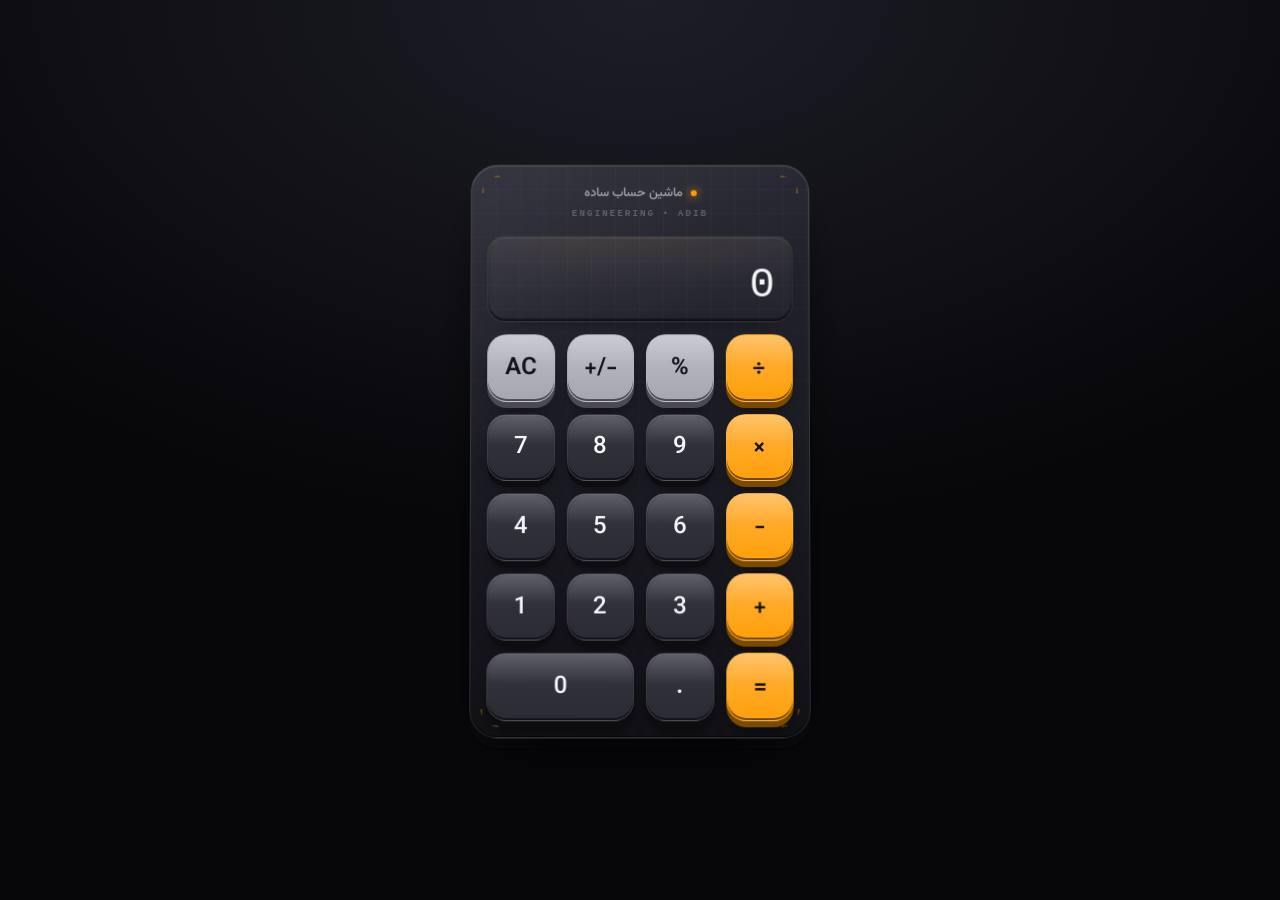
<file: index.html>
<!DOCTYPE html>
<html lang="fa" dir="rtl">
<head>
<meta charset="UTF-8" />
<meta name="viewport" content="width=device-width, initial-scale=1, viewport-fit=cover" />
<meta name="color-scheme" content="dark" />
<meta name="theme-color" content="#0a0a0e" />
<title>ماشین حساب ساده — نسخه مهندسی </title>
<link rel="stylesheet" href="style.css">
    <link href="https://fonts.googleapis.com/css2?family=Vazirmatn:wght@100..900&display=swap" rel="stylesheet">
</head>

<body>

    <!-- ===== WATERMARK ===== -->
    <div class="watermark" aria-hidden="true">
      <div class="watermark__text">
        <span class="watermark__line1">شاه کدر ترکمن صحرا</span>
        <span class="watermark__line2">ادیب</span>
        <span class="watermark__meta">TURKMEN SAHRA • ENGINEERING EDITION</span>
      </div>
    </div>

  <div class="calculator simple" dir="ltr">



    <!-- ===== HEADER ===== -->
    <div class="calc-header" dir="rtl" lang="fa">
      <span class="calc-header__title">ماشین حساب ساده</span>
      <span class="calc-header__badge">ENGINEERING • ADIB</span>
    </div>

    <!-- ===== DISPLAY ===== -->
    <div class="calc-display" id="display" role="status" aria-live="polite" aria-atomic="true">0</div>

    <!-- ===== KEYPAD ===== -->
    <div class="calc-grid" role="group" aria-label="دکمه‌های ماشین حساب">

      <!-- Row 1 -->
      <button type="button" id="btn-ac" class="calc-btn"
              data-action="clear" data-value="AC"
              aria-label="پاک کردن همه">AC</button>

      <button type="button" id="btn-negate" class="calc-btn"
              data-action="negate" data-value="±"
              aria-label="تغییر علامت">+/−</button>

      <button type="button" id="btn-percent" class="calc-btn"
              data-action="percent" data-value="%"
              aria-label="درصد">%</button>

      <button type="button" id="btn-divide" class="calc-btn"
              data-action="operator" data-value="/"
              aria-label="تقسیم">÷</button>

      <!-- Row 2 -->
      <button type="button" id="btn-7" class="calc-btn"
              data-action="number" data-value="7">7</button>

      <button type="button" id="btn-8" class="calc-btn"
              data-action="number" data-value="8">8</button>

      <button type="button" id="btn-9" class="calc-btn"
              data-action="number" data-value="9">9</button>

      <button type="button" id="btn-multiply" class="calc-btn"
              data-action="operator" data-value="*"
              aria-label="ضرب">×</button>

      <!-- Row 3 -->
      <button type="button" id="btn-4" class="calc-btn"
              data-action="number" data-value="4">4</button>

      <button type="button" id="btn-5" class="calc-btn"
              data-action="number" data-value="5">5</button>

      <button type="button" id="btn-6" class="calc-btn"
              data-action="number" data-value="6">6</button>

      <button type="button" id="btn-subtract" class="calc-btn"
              data-action="operator" data-value="-"
              aria-label="تفریق">−</button>

      <!-- Row 4 -->
      <button type="button" id="btn-1" class="calc-btn"
              data-action="number" data-value="1">1</button>

      <button type="button" id="btn-2" class="calc-btn"
              data-action="number" data-value="2">2</button>

      <button type="button" id="btn-3" class="calc-btn"
              data-action="number" data-value="3">3</button>

      <button type="button" id="btn-add" class="calc-btn"
              data-action="operator" data-value="+"
              aria-label="جمع">+</button>

      <!-- Row 5 -->
      <button type="button" id="btn-0" class="calc-btn calc-btn--wide"
              data-action="number" data-value="0">0</button>

      <button type="button" id="btn-decimal" class="calc-btn"
              data-action="decimal" data-value="."
              aria-label="اعشار">.</button>

      <button type="button" id="btn-equals" class="calc-btn"
              data-action="equals" data-value="="
              aria-label="مساوی">=</button>

    </div>
  </div>

  <!-- ═══════════════════════════════════════
     MODAL ALERT
     ═══════════════════════════════════════ -->
<div class="alert-modal" id="alertModal">
  <div class="alert-modal__box">

    <div class="alert-modal__icon" id="alertIcon">!</div>

    <div class="alert-modal__text">
      <div class="alert-modal__title" id="alertTitle">خطا</div>
      <div class="alert-modal__message" id="alertMessage">متن پیام</div>
    </div>

    <button class="alert-modal__close" id="alertClose" aria-label="بستن">×</button>

    <div class="alert-modal__timer">
      <div class="alert-modal__timer-bar" id="alertTimerBar"></div>
    </div>

  </div>
</div>

  <script src="script.js"></script>
</body>
</html>
</file>
<file: style.css>
/* ============================================================
   Ù…Ø§Ø´ÛŒÙ† Ø­Ø³Ø§Ø¨ Ø³Ø§Ø¯Ù‡ â€” ENGINEERING EDITION
   Pure HTML + CSS. No JavaScript.
   Static buttons with ids + data-value / data-action hooks.
   Watermark: Ø´Ø§Ù‡ Ú©Ø¯Ø± ØªØ±Ú©Ù…Ù† ØµØ­Ø±Ø§ â€” Ø§Ø¯ÛŒØ¨
   ============================================================ */



/* ------------------------------------------------------------
   1) DESIGN TOKENS
   ------------------------------------------------------------ */
:root {
  color-scheme: dark;

  /* ---- surfaces ---- */
  --page-bg-color: #07070a;
  --page-bg-image:
    radial-gradient(120% 100% at 50% 0%, #1d1d26 0%, #07070a 58%),
    linear-gradient(rgba(255,255,255,.018) 1px, transparent 1px),
    linear-gradient(90deg, rgba(255,255,255,.018) 1px, transparent 1px);
  --page-bg-size: auto, 32px 32px, 32px 32px;

  --card-bg:
    linear-gradient(145deg, rgba(255,255,255,.08), transparent 38%),
    linear-gradient(180deg, #262631 0%, #111116 100%);
  --card-ring: rgba(255,255,255,.10);
  --card-shadow:
    0 1px 0 rgba(255,255,255,.14) inset,
    0 -1px 0 rgba(0,0,0,.85) inset,
    0 30px 60px -22px rgba(0,0,0,.98),
    0 10px 0 #0b0b0e,
    0 12px 0 #060608;

  /* ---- display ---- */
  --display-text: #f4f4f7;
  --display-bg-top: rgba(255,255,255,.065);
  --display-bg-bottom: rgba(255,255,255,.012);

  /* ---- title ---- */
  --title-text: #9a9aa4;
  --title-accent: #ff9f0a;

  /* ---- buttons: numbers ---- */
  --num-bg: #2b2b33;
  --num-bg-hover: #35353f;
  --num-text: #f6f6f9;
  --num-shadow: #0d0d10;

  /* ---- buttons: operators ---- */
  --op-bg: #ff9f0a;
  --op-bg-hover: #ffb340;
  --op-text: #1b1206;
  --op-shadow: #7a4a00;

  /* ---- buttons: utilities (AC / +âˆ’ / %) ---- */
  --util-bg: #a6a6ae;
  --util-bg-hover: #bdbdc6;
  --util-text: #131317;
  --util-shadow: #4a4a52;

  /* ---- buttons: equals ---- */
  --eq-bg: #ff9f0a;
  --eq-bg-hover: #ffb340;
  --eq-text: #1b1206;
  --eq-shadow: #7a4a00;

  /* ---- focus / blueprint ---- */
  --focus-ring: #ffb340;
  --blueprint-line: rgba(255,255,255,.045);
  --watermark-color: rgba(255,255,255,.032);
  --watermark-accent: rgba(255,159,10,.055);

  /* ---- shape ---- */
  --radius-card: 28px;
  --radius-btn: 20px;
  --gap: 12px;
  --pad: 16px;

  /* ---- typography ---- */
  --font-ui: "Vazirmatn", "IRANSansX", "IRANSans", "Noto Sans Arabic",
             system-ui, -apple-system, "Segoe UI", Roboto, Tahoma, sans-serif;
  --font-mono: ui-monospace, "SFMono-Regular", "SF Mono", Menlo, Consolas,
               "Liberation Mono", "Courier New", monospace;

  /* ---- motion ---- */
  --press: 90ms;
  --ease: cubic-bezier(0.22, 0.61, 0.36, 1);
}

/* ------------------------------------------------------------
   2) RESET / PAGE
   ------------------------------------------------------------ */
*,
*::before,
*::after { box-sizing: border-box; }

* {
   font-family : "Vazirmatn", "IRANSansX", "IRANSans", "Noto Sans Arabic",
             system-ui, -apple-system, "Segoe UI", Roboto, Tahoma, sans-serif;
}

html { height: 100%; }

body {
  min-height: 100%;
  margin: 0;
  display: grid;
  place-items: center;
  padding: clamp(12px, 4vw, 32px);

  background-color: var(--page-bg-color);
  background-image: var(--page-bg-image);
  background-size: var(--page-bg-size);
  background-attachment: fixed;

  font-family: var(--font-ui);
  color: var(--display-text);
  -webkit-font-smoothing: antialiased;
  -moz-osx-font-smoothing: grayscale;
  text-rendering: optimizeLegibility;
}

/* ------------------------------------------------------------
   3) CARD â€” 3D ENGINEERING SHELL
   ------------------------------------------------------------ */
.calculator {
  position: relative;
  width: 100%;
  max-width: 340px;
  overflow: hidden;

  display: flex;
  flex-direction: column;
  gap: 12px;

  padding: var(--pad);
  border: 1px solid var(--card-ring);
  border-radius: var(--radius-card);
  background: var(--card-bg);
  box-shadow: var(--card-shadow);

  user-select: none;
  -webkit-user-select: none;

  transform: perspective(1200px) rotateX(1.2deg);
  transform-style: preserve-3d;
}

/* blueprint grid */
.calculator::before {
  content: "";
  position: absolute;
  inset: 0;
  z-index: 0;
  pointer-events: none;
  border-radius: inherit;
  background-image: linear-gradient(var(--blueprint-line) 1px, #00000000 1px), linear-gradient(90deg, var(--blueprint-line) 1px, transparent 1px);
  background-size: 24px 24px, 24px 24px;
  mask-image: linear-gradient(180deg, rgba(0,0,0,.9), transparent 82%);
  -webkit-mask-image: linear-gradient(180deg, rgba(0,0,0,.9), transparent 82%);
  opacity: .75;
}

/* corner engineering brackets */
.calculator::after {
  content: "";
  position: absolute;
  inset: 10px;
  z-index: 0;
  pointer-events: none;
  border-radius: calc(var(--radius-card) - 8px);

  background:
    linear-gradient(var(--title-accent), var(--title-accent)) left top / 18px 2px no-repeat,
    linear-gradient(var(--title-accent), var(--title-accent)) left top / 2px 18px no-repeat,
    linear-gradient(var(--title-accent), var(--title-accent)) right top / 18px 2px no-repeat,
    linear-gradient(var(--title-accent), var(--title-accent)) right top / 2px 18px no-repeat,
    linear-gradient(var(--title-accent), var(--title-accent)) left bottom / 18px 2px no-repeat,
    linear-gradient(var(--title-accent), var(--title-accent)) left bottom / 2px 18px no-repeat,
    linear-gradient(var(--title-accent), var(--title-accent)) right bottom / 18px 2px no-repeat,
    linear-gradient(var(--title-accent), var(--title-accent)) right bottom / 2px 18px no-repeat;

  opacity: .38;
}

/* variant hook */
.calculator.simple { /* intentionally minimal */ }

/* ------------------------------------------------------------
   4) WATERMARK â€” ADIB
   ------------------------------------------------------------ */
.watermark {
  position: absolute;
  inset: 0;
  z-index: 1;
  display: grid;
  place-items: center;
  pointer-events: none;
  overflow: hidden;
  border-radius: inherit;
  top: -54%;
  display: none;
}

.watermark__text {
  transform: rotate(
0deg) translateZ(0);
  text-align: center;
  white-space: nowrap;
  color: var(
  --watermark-color);
  text-shadow:
    0 1px 0 rgba(255,255,255,.04),
    0 0 24px rgba(255,159,10,.035);
}

.watermark__line1 {
  display: block;
  font-size: clamp(1.05rem, 5.4vw, 1.8rem);
  font-weight: 900;
  letter-spacing: .06em;
  line-height: 1.5;
}

.watermark__line2 {
  display: block;
  font-size: clamp(2.4rem, 13vw, 4.6rem);
  font-weight: 900;
  letter-spacing: .18em;
  line-height: 1.1;

  color: var(--watermark-accent);
  text-shadow:
    0 0 30px rgba(255,159,10,.06),
    0 1px 0 rgba(255,255,255,.03);
}

.watermark__meta {
  display: block;
  margin-top: 6px;
  font-size: clamp(.55rem, 2.4vw, .72rem);
  font-weight: 700;
  letter-spacing: .32em;
  color: rgba(255,255,255,.04);
}

/* ------------------------------------------------------------
   5) HEADER
   ------------------------------------------------------------ */
.calc-header {
  position: relative;
  z-index: 1;

  display: flex;
  flex-direction: column;
  align-items: center;
  justify-content: center;
  gap: 4px;

  font-size: .8rem;
  font-weight: 600;
  line-height: 1.6;
  color: var(--title-text);
  padding-block: 2px;
}

.calc-header__title {
  display: inline-flex;
  align-items: center;
  gap: 8px;
}

.calc-header__title::before {
  content: "";
  inline-size: 6px;
  block-size: 6px;
  border-radius: 50%;
  background: var(--title-accent);
  box-shadow: 0 0 10px var(--title-accent);
  flex: none;
}

.calc-header__badge {
  font-family: var(--font-mono);
  font-size: .58rem;
  font-weight: 700;
  letter-spacing: .22em;
  color: rgba(255,255,255,.24);
  text-transform: uppercase;
}

/* ------------------------------------------------------------
   6) DISPLAY
   ------------------------------------------------------------ */
.calc-display {
  position: relative;
  z-index: 1;
  direction: ltr;
  text-align: right;

  min-height: 84px;
  padding: 26px 16px 12px;

  border: 1px solid rgba(255,255,255,.055);
  border-radius: calc(var(--radius-btn) - 2px);
  background: linear-gradient(180deg, var(--display-bg-top), var(--display-bg-bottom));

  box-shadow:
    inset 0 2px 0 rgba(255,255,255,.07),
    inset 0 -3px 0 rgba(0,0,0,.45),
    inset 0 0 0 1px rgba(0,0,0,.25),
    0 10px 22px -18px rgba(0,0,0,.9);

  font-family: var(--font-mono);
  font-variant-numeric: tabular-nums;
  font-size: clamp(2rem, 9.5vw, 2.65rem);
  font-weight: 300;
  line-height: 1.1;
  letter-spacing: .02em;
  color: var(--display-text);

  overflow: hidden;
  white-space: nowrap;
  text-overflow: ellipsis;
}

/* subtle LCD glow */
.calc-display::after {
  content: "";
  position: absolute;
  inset: 0;
  pointer-events: none;
  border-radius: inherit;
  background: radial-gradient(120% 80% at 50% 0%, rgba(255,159,10,.045), transparent 70%);
  mix-blend-mode: screen;
}

/* ------------------------------------------------------------
   7) BUTTON GRID
   ------------------------------------------------------------ */
.calc-grid {
  position: relative;
  z-index: 1;

  display: grid;
  grid-template-columns: repeat(4, minmax(0, 1fr));
  grid-template-rows: repeat(5, minmax(0, 1fr));
  gap: var(--gap);

  /* 4Ã—5 keypad keeps square-ish 3D keys */
  aspect-ratio: 306 / 386;

  /* never let keys shrink below 44px tall */
  min-height: calc(5 * 44px + 4 * var(--gap));
}

/* ------------------------------------------------------------
   8) BUTTONS â€” 3D ENGINEERING KEYS
   ------------------------------------------------------------ */
.calc-btn {
  /* per-type theming hooks */
  --_bg: var(--num-bg);
  --_bg-hover: var(--num-bg-hover);
  --_fg: var(--num-text);
  --_shadow: var(--num-shadow);

  position: relative;
  isolation: isolate;

  appearance: none;
  -webkit-appearance: none;
  margin: 0;
  padding: 0;
  border: 1px solid rgba(255,255,255,.06);

  display: grid;
  place-items: center;

  min-width: 44px;
  min-height: 44px;

  border-radius: var(--radius-btn);
  color: var(--_fg);

  font-family: var(--font-ui);
  font-size: clamp(1.05rem, 4.6vw, 1.5rem);
  font-weight: 500;
  line-height: 1;
  font-variant-numeric: tabular-nums;

  cursor: pointer;
  touch-action: manipulation;
  -webkit-tap-highlight-color: transparent;

  background-color: var(--_bg);
  background-image:
    linear-gradient(180deg, rgba(255,255,255,.12), rgba(255,255,255,0) 44%),
    linear-gradient(180deg, var(--_bg-hover), var(--_bg));

  box-shadow:
    0 1px 0 rgba(255,255,255,.16) inset,
    0 -2px 0 rgba(0,0,0,.55) inset,
    0 6px 0 var(--_shadow),
    0 14px 20px -10px rgba(0,0,0,.92);

  transition:
    transform var(--press) var(--ease),
    box-shadow var(--press) var(--ease),
    filter var(--press) var(--ease),
    background-color 160ms var(--ease);
}

/* glossy top layer */
.calc-btn::before {
  content: "";
  position: absolute;
  inset: 1px;
  z-index: -1;
  border-radius: inherit;
  pointer-events: none;
  background: linear-gradient(180deg, rgba(255,255,255,.10), transparent 48%);
}

/* ---- type: numbers & decimal ---- */
.calc-btn[data-action="number"],
.calc-btn[data-action="decimal"] {
  --_bg: var(--num-bg);
  --_bg-hover: var(--num-bg-hover);
  --_fg: var(--num-text);
  --_shadow: var(--num-shadow);
}

/* ---- type: operators ---- */
.calc-btn[data-action="operator"] {
  --_bg: var(--op-bg);
  --_bg-hover: var(--op-bg-hover);
  --_fg: var(--op-text);
  --_shadow: var(--op-shadow);
  font-weight: 600;
}

/* ---- type: utilities (AC / +âˆ’ / %) ---- */
.calc-btn[data-action="clear"],
.calc-btn[data-action="negate"],
.calc-btn[data-action="percent"] {
  --_bg: var(--util-bg);
  --_bg-hover: var(--util-bg-hover);
  --_fg: var(--util-text);
  --_shadow: var(--util-shadow);
  font-weight: 600;
}

/* "+/âˆ’" needs a touch less size to breathe inside the key */
.calc-btn[data-value="Â±"] {
  font-size: clamp(0.85rem, 3.7vw, 1.15rem);
}

/* ---- type: equals ---- */
.calc-btn[data-action="equals"] {
  --_bg: var(--eq-bg);
  --_bg-hover: var(--eq-bg-hover);
  --_fg: var(--eq-text);
  --_shadow: var(--eq-shadow);
  font-weight: 700;
}

/* ---- wide key: "0" spans two columns ---- */
.calc-btn--wide { grid-column: span 2; }

/* ------------------------------------------------------------
   9) STATES
   ------------------------------------------------------------ */
@media (hover: hover) and (pointer: fine) {
  .calc-btn:hover {
    background-color: var(--_bg-hover);
  }
}

/* real 3D press-down: sinks into its own shadow */
.calc-btn:active {
  transform: translateY(3px) scale(0.98) rotateZ(5deg) rotate3d(9, 5, 6, 
4deg);
  filter: brightness(0.94);
  box-shadow: 0 1px 0 rgba(255, 255, 255, .08) inset, 0 -1px 0 rgba(0, 0, 0, .5) inset, 0 2px 0 var(--_shadow), 0 6px 10px -6px rgba(0, 0, 0, .95), 0px 0px 7px #b68130a1;
}

.calc-btn:focus-visible {
  outline: 2px solid var(--focus-ring);
  outline-offset: 2px;
}

/* ------------------------------------------------------------
   10) RESPONSIVE
   ------------------------------------------------------------ */
@media (max-width: 360px) {
  :root {
    --gap: 9px;
    --pad: 14px;
    --radius-card: 24px;
    --radius-btn: 18px;
  }

  .calculator { gap: 10px; }

  .calc-display {
    min-height: 74px;
    padding: 20px 14px 10px;
    font-size: clamp(1.8rem, 9vw, 2.3rem);
  }

  .watermark__line2 {
    letter-spacing: .12em;
  }
}

/* short viewports */
@media (max-height: 700px) {
  :root { --gap: 9px; --pad: 14px; }

  .calculator { gap: 10px; }

  .calc-display {
    min-height: 66px;
    padding: 16px 14px 9px;
    font-size: clamp(1.6rem, 8vw, 2.1rem);
  }
}

/* ------------------------------------------------------------
   11) REDUCED MOTION
   ------------------------------------------------------------ */
@media (prefers-reduced-motion: reduce) {
  .calc-btn {
    transition: background-color 120ms linear;
  }
  .calc-btn:active { transform: none; }
}



/* ------------------------------------------------------------
         بخش ارور مودال 
   ------------------------------------------------------------ */


/* ═══════════════════════════════════════════════════════════
   DESIGN TOKENS  (هماهنگ با UI ماشین حساب)
   ═══════════════════════════════════════════════════════════ */
:root {
  --page-bg: #07070a;
  --page-bg-2: #1d1d26;

  --modal-bg:
    linear-gradient(145deg, rgba(255,255,255,.06), transparent 42%),
    linear-gradient(180deg, #262631 0%, #111116 100%);
  --modal-ring: rgba(255,255,255,.10);
  --modal-shadow:
    0 1px 0 rgba(255,255,255,.12) inset,
    0 -1px 0 rgba(0,0,0,.85) inset,
    0 20px 50px -20px rgba(0,0,0,.98),
    0 8px 24px rgba(0,0,0,.55);

  --text: #f4f4f7;
  --text-muted: #9a9aa4;
  --text-faint: rgba(255,255,255,.35);

  /* Accent types */
  --color-error:   #ff453a;
  --color-warning: #ff9f0a;
  --color-success: #30d158;
  --color-info:    #0a84ff;

  --radius-lg: 22px;
  --radius-md: 14px;
  --radius-pill: 999px;

  --ease-spring: cubic-bezier(.34, 1.56, .64, 1);
  --ease-out:    cubic-bezier(.16, 1, .3, 1);
  --ease-in-out: cubic-bezier(.65, 0, .35, 1);

  --font: "Vazirmatn", "IRANSansX", system-ui, -apple-system, "Segoe UI", Tahoma, sans-serif;
}

/* ═══════════════════════════════════════════════════════════
   RESET & BASE
   ═══════════════════════════════════════════════════════════ */
*, *::before, *::after {
  box-sizing: border-box;
  margin: 0;
  padding: 0;
}

html, body { height: 100%; }

body {
  min-height: 100vh;
  display: grid;
  place-items: center;
  padding: 1.5rem;

  font-family: var(--font);
  color: var(--text);
  background-color: var(--page-bg);
  background-image:
    radial-gradient(120% 100% at 50% 0%, var(--page-bg-2) 0%, var(--page-bg) 58%),
    linear-gradient(rgba(255,255,255,.018) 1px, transparent 1px),
    linear-gradient(90deg, rgba(255,255,255,.018) 1px, transparent 1px);
  background-size: auto, 32px 32px, 32px 32px;
  background-attachment: fixed;

  -webkit-font-smoothing: antialiased;
  -moz-osx-font-smoothing: grayscale;
  overflow-x: hidden;
}

button {
  font: inherit;
  color: inherit;
  background: none;
  border: none;
  cursor: pointer;
}

/* ═══════════════════════════════════════════════════════════
   DEMO BUTTONS
   ═══════════════════════════════════════════════════════════ */
.demo {
  display: flex;
  flex-direction: column;
  gap: 12px;
  width: 100%;
  max-width: 320px;
}

.demo__btn {
  padding: 14px 20px;
  border-radius: var(--radius-md);
  font-size: .95rem;
  font-weight: 700;
  color: var(--text);
  background: linear-gradient(180deg, #2b2b33, #1a1a20);
  border: 1px solid var(--modal-ring);
  box-shadow:
    inset 0 1px 0 rgba(255,255,255,.10),
    0 4px 10px rgba(0,0,0,.4);
  transition: transform .18s var(--ease-out), box-shadow .18s var(--ease-out);
}

.demo__btn:hover {
  transform: translateY(-2px);
  box-shadow:
    inset 0 1px 0 rgba(255,255,255,.14),
    0 8px 20px rgba(0,0,0,.55);
}

.demo__btn:active {
  transform: translateY(1px);
}

/* ═══════════════════════════════════════════════════════════
   BACKDROP
   ═══════════════════════════════════════════════════════════ */
.backdrop {
  position: fixed;
  inset: 0;
  z-index: 90;
  background: rgba(7, 7, 10, .55);
  backdrop-filter: blur(6px);
  -webkit-backdrop-filter: blur(6px);
  opacity: 0;
  visibility: hidden;
  transition:
    opacity .35s var(--ease-out),
    visibility 0s linear .35s;
}

.backdrop.is-visible {
  opacity: 1;
  visibility: visible;
  transition:
    opacity .35s var(--ease-out),
    visibility 0s linear 0s;
}

/* ═══════════════════════════════════════════════════════════
   MODAL SHELL
   ═══════════════════════════════════════════════════════════ */
.modal {
  position: fixed;
  top: 0;
  left: 0;
  right: 0;
  z-index: 100;
  margin: 0 auto;
  width: 100%;
  max-width: 460px;

  padding: calc(env(safe-area-inset-top, 0px) + 16px) 16px 16px;

  /* State: hidden above viewport */
  transform: translateY(-120%);
  opacity: 0;
  visibility: hidden;
  pointer-events: none;

  transition:
    transform .55s var(--ease-spring),
    opacity .35s var(--ease-out),
    visibility 0s linear .55s;

  will-change: transform;
}

/* Visible state */
.modal.is-visible {
  transform: translateY(0);
  opacity: 1;
  visibility: visible;
  pointer-events: auto;

  transition:
    transform .65s var(--ease-spring),
    opacity .3s var(--ease-out),
    visibility 0s linear 0s;
}

/* ─────────────────────────────────────────────────────────
   MODAL CONTENT (the actual card)
   ───────────────────────────────────────────────────────── */
.modal__content {
  position: relative;
  z-index: 2;

  display: flex;
  align-items: flex-start;
  gap: 14px;

  padding: 16px 18px;

  background: var(--modal-bg);
  border: 1px solid var(--modal-ring);
  border-radius: var(--radius-lg);
  box-shadow: var(--modal-shadow);

  overflow: hidden;
}

/* Top inner highlight line for depth */
.modal__content::before {
  content: "";
  position: absolute;
  inset: 0;
  border-radius: inherit;
  pointer-events: none;
  background: linear-gradient(180deg, rgba(255,255,255,.06), transparent 40%);
}

/* ═══════════════════════════════════════════════════════════
   COLOR ACCENT GLOW (per type)
   ═══════════════════════════════════════════════════════════ */
.modal__glow {
  position: absolute;
  top: -60px;
  right: -60px;
  width: 180px;
  height: 180px;
  border-radius: 50%;
  background: var(--glow-color, var(--color-error));
  filter: blur(60px);
  opacity: .35;
  pointer-events: none;
  z-index: 1;
  animation: glowPulse 3s var(--ease-in-out) infinite;
}

@keyframes glowPulse {
  0%, 100% { opacity: .30; transform: scale(1); }
  50%      { opacity: .55; transform: scale(1.15); }
}

/* ═══════════════════════════════════════════════════════════
   PROGRESS BAR (auto-dismiss timer)
   ═══════════════════════════════════════════════════════════ */
.modal__progress {
  position: absolute;
  bottom: 0;
  left: 0;
  right: 0;
  height: 3px;
  background: var(--accent, var(--color-error));
  transform-origin: right center;
  transform: scaleX(0);
  border-radius: 0 0 var(--radius-lg) var(--radius-lg);
  z-index: 3;
  opacity: .85;
}

.modal.is-visible .modal__progress {
  animation: progressBar 4s linear forwards;
}

@keyframes progressBar {
  from { transform: scaleX(1); }
  to   { transform: scaleX(0); }
}

/* ═══════════════════════════════════════════════════════════
   ICON
   ═══════════════════════════════════════════════════════════ */
.modal__icon-wrap {
  flex-shrink: 0;
  width: 40px;
  height: 40px;
  border-radius: 12px;
  display: grid;
  place-items: center;

  background: color-mix(in srgb, var(--accent, var(--color-error)) 18%, transparent);
  border: 1px solid color-mix(in srgb, var(--accent, var(--color-error)) 40%, transparent);
  box-shadow:
    inset 0 1px 0 rgba(255,255,255,.15),
    0 4px 12px color-mix(in srgb, var(--accent, var(--color-error)) 30%, transparent);

  position: relative;
  z-index: 2;
  animation: iconPulse 1.8s var(--ease-in-out) infinite;
}

@keyframes iconPulse {
  0%, 100% { transform: scale(1); }
  50%      { transform: scale(1.08); }
}

.modal__icon {
  font-size: 1.3rem;
  font-weight: 900;
  color: var(--accent, var(--color-error));
  line-height: 1;
  text-shadow: 0 0 12px color-mix(in srgb, var(--accent, var(--color-error)) 60%, transparent);
}

/* ═══════════════════════════════════════════════════════════
   TEXT
   ═══════════════════════════════════════════════════════════ */
.modal__text {
  flex: 1;
  min-width: 0;
  padding-top: 2px;
  position: relative;
  z-index: 2;
}

.modal__title {
  font-size: 1rem;
  font-weight: 800;
  color: var(--text);
  margin-bottom: 4px;
  letter-spacing: -0.01em;
}

.modal__message {
  font-size: .82rem;
  font-weight: 400;
  color: var(--text-muted);
  line-height: 1.7;
}

/* ═══════════════════════════════════════════════════════════
   CLOSE BUTTON
   ═══════════════════════════════════════════════════════════ */
.modal__close {
  flex-shrink: 0;
  width: 30px;
  height: 30px;
  border-radius: 8px;
  display: grid;
  place-items: center;

  color: var(--text-faint);
  background: rgba(255,255,255,.05);
  border: 1px solid rgba(255,255,255,.06);

  transition:
    background .18s var(--ease-out),
    color .18s var(--ease-out),
    transform .18s var(--ease-out);

  position: relative;
  z-index: 2;
}

.modal__close:hover {
  color: var(--text);
  background: rgba(255,255,255,.10);
  transform: rotate(90deg);
}

.modal__close:active {
  transform: rotate(90deg) scale(.9);
}

/* ═══════════════════════════════════════════════════════════
   TYPE MODIFIERS  (colors change per alert type)
   ═══════════════════════════════════════════════════════════ */
.modal[data-type="error"] {
  --accent: var(--color-error);
  --glow-color: var(--color-error);
}

.modal[data-type="warning"] {
  --accent: var(--color-warning);
  --glow-color: var(--color-warning);
}

.modal[data-type="success"] {
  --accent: var(--color-success);
  --glow-color: var(--color-success);
}

.modal[data-type="info"] {
  --accent: var(--color-info);
  --glow-color: var(--color-info);
}

/* ═══════════════════════════════════════════════════════════
   MOBILE FIRST TWEAKS
   ═══════════════════════════════════════════════════════════ */
@media (max-width: 420px) {
  .modal {
    padding-left: 12px;
    padding-right: 12px;
  }

  .modal__content {
    padding: 14px 14px 14px 16px;
    gap: 12px;
    border-radius: 18px;
  }

  .modal__icon-wrap {
    width: 36px;
    height: 36px;
    border-radius: 10px;
  }

  .modal__icon {
    font-size: 1.15rem;
  }

  .modal__title {
    font-size: .95rem;
  }

  .modal__message {
    font-size: .78rem;
  }

  .modal__close {
    width: 28px;
    height: 28px;
  }
}

/* ═══════════════════════════════════════════════════════════
   REDUCED MOTION
   ═══════════════════════════════════════════════════════════ */
@media (prefers-reduced-motion: reduce) {
  .modal,
  .modal.is-visible,
  .backdrop,
  .modal__glow,
  .modal__icon-wrap {
    animation: none !important;
    transition: opacity .2s ease !important;
    transform: none !important;
  }
}
/* ============================================================
   ALERT MODAL
   A quiet, physical surface. Depth without show.
   ============================================================ */

/* -------- BASE (also: default type color = info) -------- */
.alert-modal {
  --alert-color: #0a84ff;
  --alert-color-halo: rgba(10, 132, 255, 0.20);
  --alert-color-soft: rgba(10, 132, 255, 0.08);
  --alert-color-track: rgba(255, 255, 255, 0.06);

  position: fixed;
  top: 24px;
  left: 50%;
  width: min(380px, calc(100vw - 32px));
  z-index: 9999;
  direction: rtl;
  pointer-events: none;

  /* Closed state */
  transform: translateX(-50%) translateY(-150%);
  opacity: 0;
  filter: blur(6px);
  transition:
    transform 380ms cubic-bezier(0.4, 0, 1, 1),
    opacity 380ms ease-in,
    filter 380ms ease-in;

  will-change: transform, opacity, filter;
}

/* Soft underlight beneath the box — the modal lit from behind */
.alert-modal::after {
  content: "";
  position: absolute;
  left: 6%;
  right: 6%;
  bottom: -20px;
  height: 44px;
  border-radius: 50%;
  background: var(--alert-color);
  opacity: 0;
  filter: blur(40px);
  pointer-events: none;
  z-index: -1;
  transition: opacity 600ms ease-out 120ms;
}

/* -------- OPEN STATE -------- */
.alert-modal.is-open {
  transform: translateX(-50%) translateY(0);
  opacity: 1;
  filter: blur(0);
  pointer-events: auto;
  transition:
    transform 650ms cubic-bezier(0.22, 1.15, 0.36, 1),
    opacity 250ms ease-out,
    filter 650ms cubic-bezier(0.22, 1, 0.36, 1);
}

.alert-modal.is-open::after {
  opacity: 1;
}

/* -------- THE BOX -------- */
.alert-modal__box {
  position: relative;
  display: grid;
  grid-template-columns: auto 1fr auto;
  grid-template-rows: auto auto;
  align-items: center;
  column-gap: 14px;
  row-gap: 4px;
  padding: 16px 18px 20px;
  border-radius: 14px;
  overflow: hidden;
  isolation: isolate;

  background: linear-gradient(180deg, #2a2a36 0%, #0f0f14 100%);
  border: 1px solid rgba(255, 255, 255, 0.08);

  /* Three-layer float: crisp edge → mid falloff → deep ambient */
  box-shadow:
    inset 0 1px 0 rgba(255, 255, 255, 0.08),
    inset 0 -1px 0 rgba(0, 0, 0, 0.60),
    0 1px 0 rgba(0, 0, 0, 0.45),
    0 8px 18px -10px rgba(0, 0, 0, 0.55),
    0 26px 48px -20px rgba(0, 0, 0, 0.70);
}

/* -------- TYPE COLOR BAR (top strip) -------- */
.alert-modal__box::before {
  content: "";
  position: absolute;
  top: 0;
  left: 0;
  right: 0;
  height: 3px;
  border-radius: 14px 14px 0 0;
  background: var(--alert-color);

  /* Draws in from right (RTL) */
  transform: scaleX(0);
  transform-origin: right center;
  transition: transform 500ms cubic-bezier(0.22, 1, 0.36, 1);

  /* Soft 8px glow, same color, 25% alpha */
  box-shadow:
    0 0 8px 0 color-mix(in srgb, var(--alert-color) 25%, transparent);
}

.alert-modal.is-open .alert-modal__box::before {
  transform: scaleX(1);
}

/* -------- THE ICON -------- */
.alert-modal__icon {
  grid-column: 1;
  grid-row: 1 / span 2;
  width: 42px;
  height: 42px;
  display: flex;
  align-items: center;
  justify-content: center;

  font-size: 1.1rem;
  font-weight: 800;
  color: #ffffff;

  border-radius: 10px;
  background: var(--alert-color);
  border: 1px solid color-mix(in srgb, var(--alert-color) 60%, #000 40%);

  /* Inner top light + outer halo (20% alpha, 12px blur) */
  box-shadow:
    inset 0 1px 0 rgba(255, 255, 255, 0.12),
    inset 0 -1px 0 rgba(0, 0, 0, 0.20),
    0 0 12px 0 var(--alert-color-halo);

  animation: alertIconBreath 3.2s ease-in-out infinite;
}

@keyframes alertIconBreath {
  0%,
  100% {
    transform: scale(1) rotate(0deg);
  }
  50% {
    transform: scale(1.04) rotate(-2deg);
  }
}

/* -------- THE TEXT -------- */
.alert-modal__text {
  grid-column: 2;
  grid-row: 1 / span 2;
  min-width: 0;
}

.alert-modal__title {
  font-size: 1rem;
  font-weight: 800;
  line-height: 1.35;
  color: #f4f4f7;
  text-shadow: 0 1px 0 rgba(0, 0, 0, 0.40);
  margin: 0;
}

.alert-modal__message {
  margin-top: 4px;
  font-size: 0.82rem;
  line-height: 1.7;
  color: #9a9aa4;
  text-shadow: 0 1px 0 rgba(0, 0, 0, 0.25);
  word-break: break-word;
}

/* -------- CLOSE BUTTON -------- */
.alert-modal__close {
  grid-column: 3;
  grid-row: 1;
  align-self: start;

  width: 30px;
  height: 30px;
  padding: 0;
  display: inline-flex;
  align-items: center;
  justify-content: center;

  font-size: 18px;
  line-height: 1;
  color: #9a9aa4;
  cursor: pointer;

  background: transparent;
  border: 1px solid transparent;
  border-radius: 8px;

  transition:
    color 180ms ease,
    transform 220ms cubic-bezier(0.22, 1, 0.36, 1),
    box-shadow 220ms ease,
    background-color 180ms ease;
}

.alert-modal__close:hover {
  color: #f4f4f7;
  transform: rotate(90deg) scale(1.08);
  box-shadow:
    inset 0 1px 0 rgba(255, 255, 255, 0.06),
    inset 0 0 0 1px rgba(255, 255, 255, 0.06),
    0 4px 10px -6px rgba(0, 0, 0, 0.60);
}

.alert-modal__close:active {
  transform: rotate(90deg) scale(0.94);
  transition: transform 100ms ease;
}

.alert-modal__close:focus-visible {
  outline: none;
  box-shadow:
    0 0 0 2px #0f0f14,
    0 0 0 4px color-mix(in srgb, var(--alert-color) 25%, transparent);
}

/* -------- TIMER BAR -------- */
.alert-modal__timer {
  grid-column: 1 / -1;
  grid-row: 3;
  position: relative;
  height: 4px;
  margin: 12px -18px -20px;
  background: var(--alert-color-track);
  overflow: hidden;
}

.alert-modal__timer-bar {
  position: relative;
  height: 100%;
  width: 100%;
  background: var(--alert-color);
  transform-origin: right center;

  /* 1px inset top highlight */
  box-shadow: inset 0 1px 0 rgba(255, 255, 255, 0.15);

  animation: alertTimerShrink var(--duration, 5000ms) linear forwards;
}

@keyframes alertTimerShrink {
  from {
    transform: scaleX(1);
  }
  to {
    transform: scaleX(0);
  }
}

/* Trailing glow at the shrinking (left) edge */
.alert-modal__timer-bar::after {
  content: "";
  position: absolute;
  top: 50%;
  left: 0;
  width: 28px;
  height: 14px;
  transform: translate(-50%, -50%);
  border-radius: 50%;
  background: var(--alert-color);
  filter: blur(6px);
  opacity: 0.55;
  pointer-events: none;
}

/* -------- TYPE: ERROR -------- */
.alert-modal[data-type="error"] {
  --alert-color: #ff453a;
  --alert-color-halo: rgba(255, 69, 58, 0.20);
  --alert-color-soft: rgba(255, 69, 58, 0.08);
}

/* Subtle 2px heartbeat on the timer glow */
.alert-modal[data-type="error"] .alert-modal__timer-bar::after {
  animation: alertErrorHeartbeat 1.4s ease-in-out infinite;
}

@keyframes alertErrorHeartbeat {
  0%,
  100% {
    opacity: 0.45;
    transform: translate(-50%, -50%) scale(1);
  }
  50% {
    opacity: 0.65;
    transform: translate(-50%, -50%) scale(1.15);
  }
}

/* -------- TYPE: WARNING -------- */
.alert-modal[data-type="warning"] {
  --alert-color: #ff9f0a;
  --alert-color-halo: rgba(255, 159, 10, 0.20);
  --alert-color-soft: rgba(255, 159, 10, 0.08);
}

/* Calmer icon pulse — 1.5× slower */
.alert-modal[data-type="warning"] .alert-modal__icon {
  animation-duration: 4.8s;
}

/* -------- TYPE: SUCCESS -------- */
.alert-modal[data-type="success"] {
  --alert-color: #30d158;
  --alert-color-halo: rgba(48, 209, 88, 0.20);
  --alert-color-soft: rgba(48, 209, 88, 0.08);
}

/* Softened edges on the top strip */
.alert-modal[data-type="success"] .alert-modal__box::before {
  -webkit-mask-image: linear-gradient(
    90deg,
    transparent 0%,
    #000 12%,
    #000 88%,
    transparent 100%
  );
  mask-image: linear-gradient(
    90deg,
    transparent 0%,
    #000 12%,
    #000 88%,
    transparent 100%
  );
}

/* -------- TYPE: INFO -------- */
.alert-modal[data-type="info"] {
  --alert-color: #0a84ff;
  --alert-color-halo: rgba(10, 132, 255, 0.20);
  --alert-color-soft: rgba(10, 132, 255, 0.08);
}

/* Faint cool aura — one extra soft shadow layer */
.alert-modal[data-type="info"] .alert-modal__box {
  box-shadow:
    inset 0 1px 0 rgba(255, 255, 255, 0.08),
    inset 0 -1px 0 rgba(0, 0, 0, 0.60),
    0 1px 0 rgba(0, 0, 0, 0.45),
    0 8px 18px -10px rgba(0, 0, 0, 0.55),
    0 26px 48px -20px rgba(0, 0, 0, 0.70),
    0 0 60px -10px rgba(10, 132, 255, 0.04);
}

/* -------- MOBILE -------- */
@media (max-width: 420px) {
  .alert-modal {
    top: 16px;
    width: calc(100vw - 24px);
  }

  .alert-modal__box {
    padding: 14px 16px 18px;
    column-gap: 12px;
    border-radius: 12px;
  }

  .alert-modal__icon {
    width: 38px;
    height: 38px;
    font-size: 1rem;
    border-radius: 9px;
  }

  .alert-modal__title {
    font-size: 0.95rem;
  }

  .alert-modal__message {
    font-size: 0.78rem;
    line-height: 1.65;
  }

  .alert-modal__timer {
    margin: 10px -16px -18px;
  }
}

/* -------- REDUCED MOTION -------- */
@media (prefers-reduced-motion: reduce) {
  .alert-modal {
    transition:
      opacity 200ms ease,
      transform 0ms,
      filter 0ms;
    transform: translateX(-50%) translateY(0);
    filter: none;
  }

  .alert-modal:not(.is-open) {
    filter: none;
  }

  .alert-modal.is-open {
    transition: opacity 200ms ease;
  }

  .alert-modal::after {
    transition: opacity 200ms ease;
    filter: blur(40px);
  }

  .alert-modal__box::before {
    transition: none;
    transform: scaleX(1);
    box-shadow: none;
  }

  .alert-modal__icon {
    animation: none;
  }

  .alert-modal__close {
    transition: color 200ms ease;
  }

  .alert-modal__close:hover,
  .alert-modal__close:active {
    transform: none;
    box-shadow: none;
  }

  .alert-modal__timer-bar {
    animation: none;
    transform: scaleX(1);
  }

  .alert-modal__timer-bar::after {
    animation: none;
    opacity: 0.4;
  }

  .alert-modal[data-type="error"] .alert-modal__timer-bar::after {
    animation: none;
  }
}
</file>
